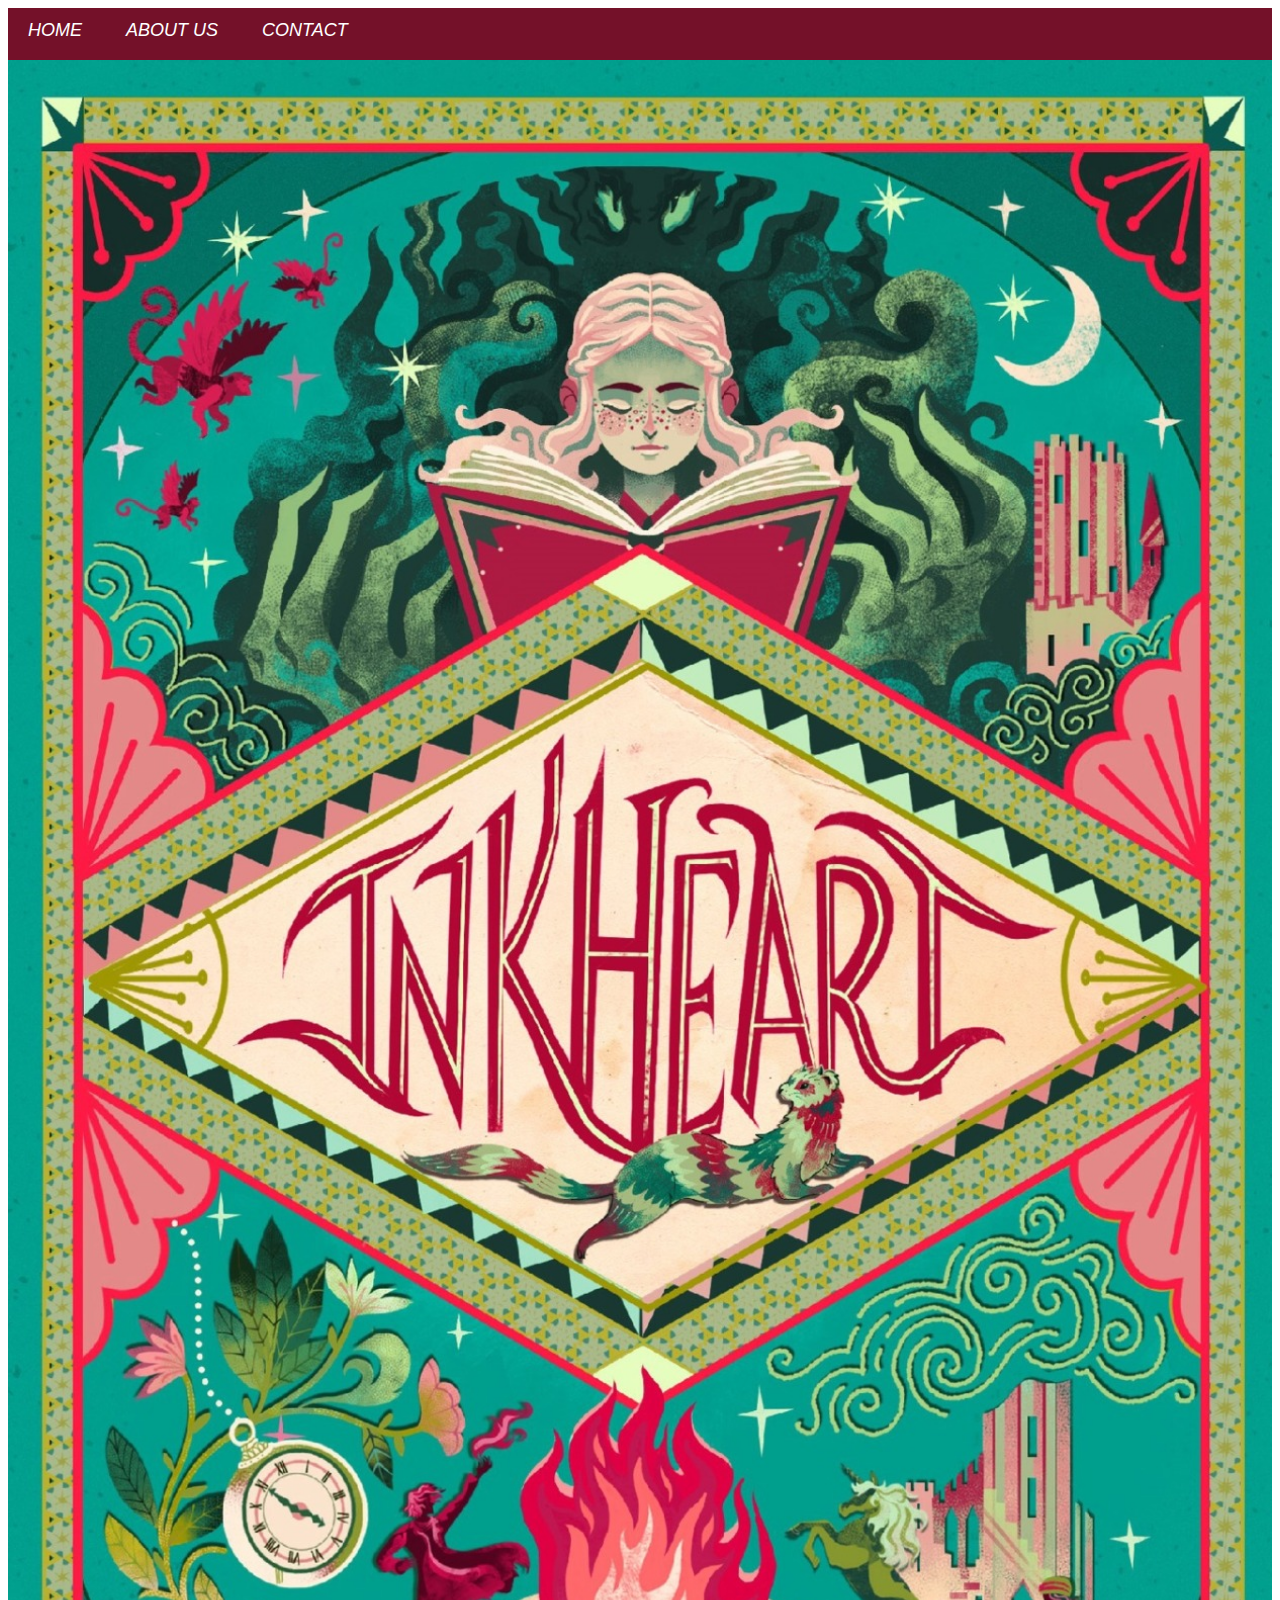
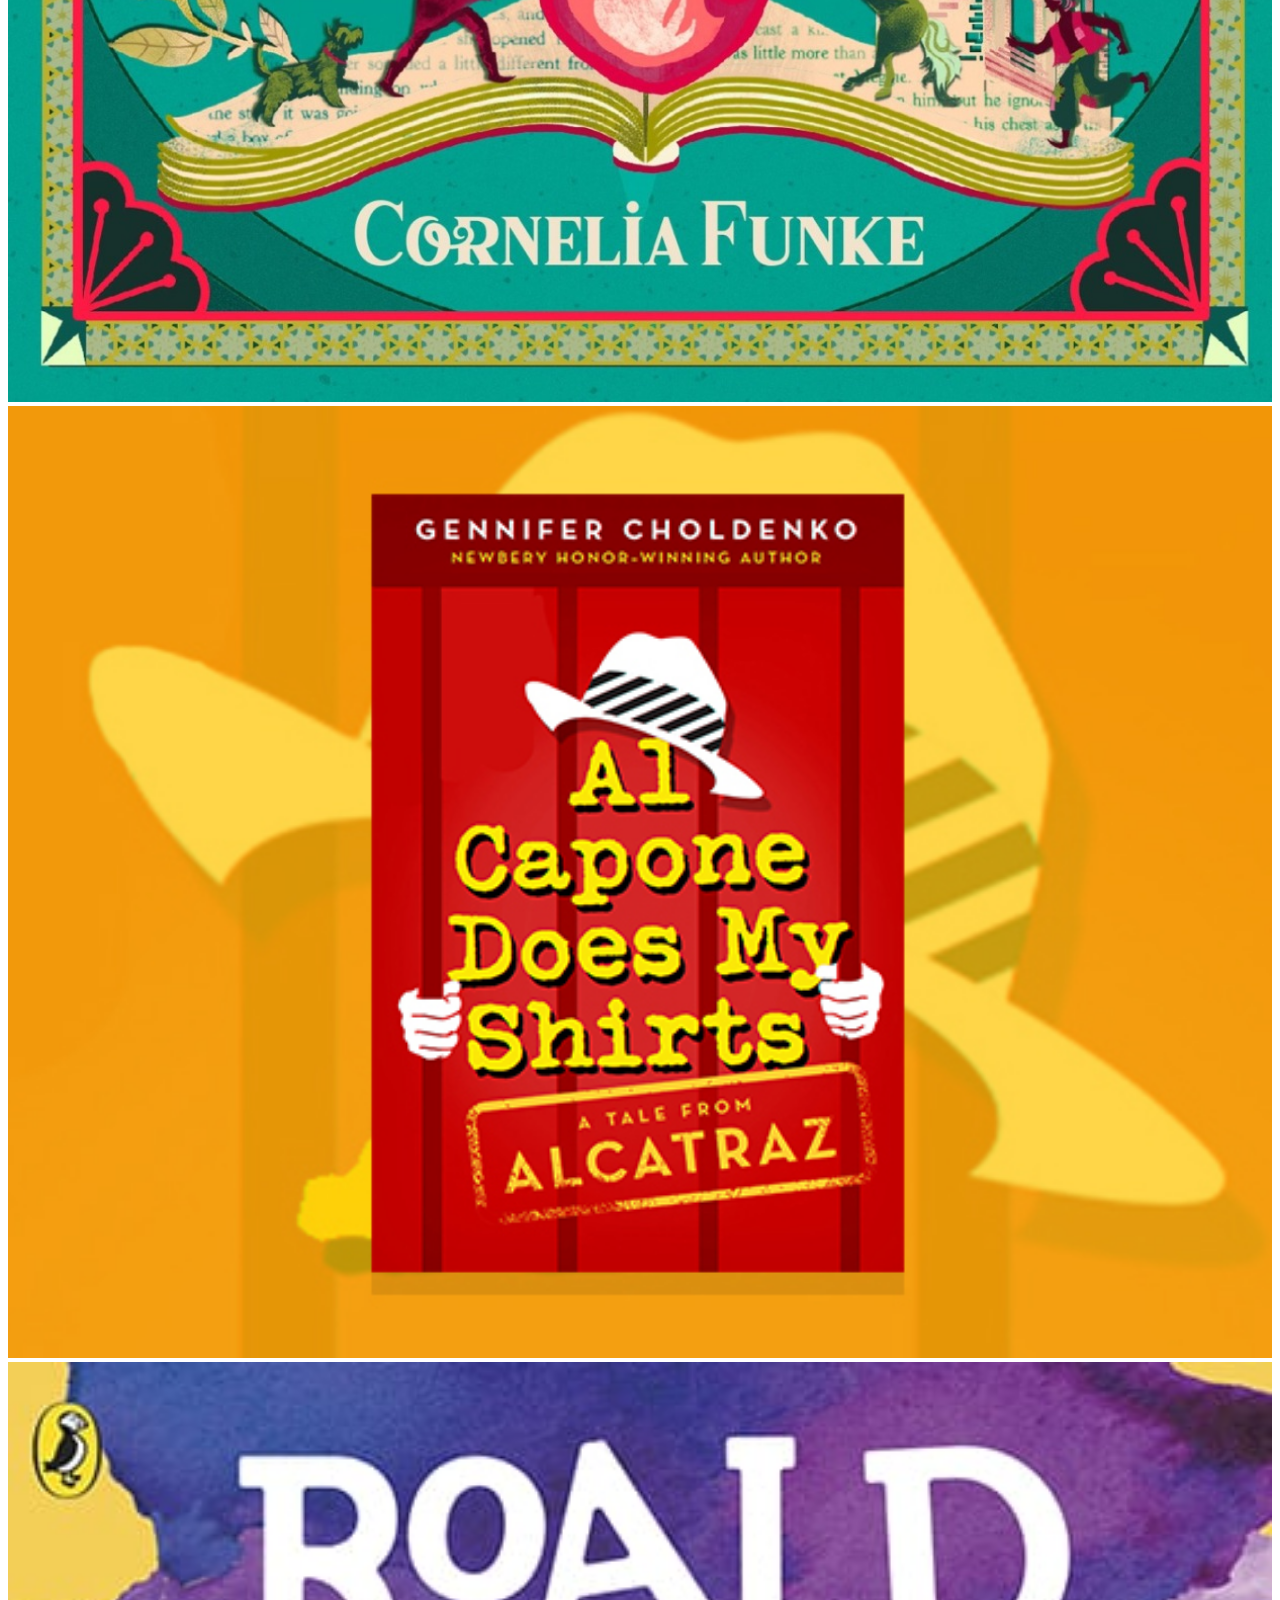
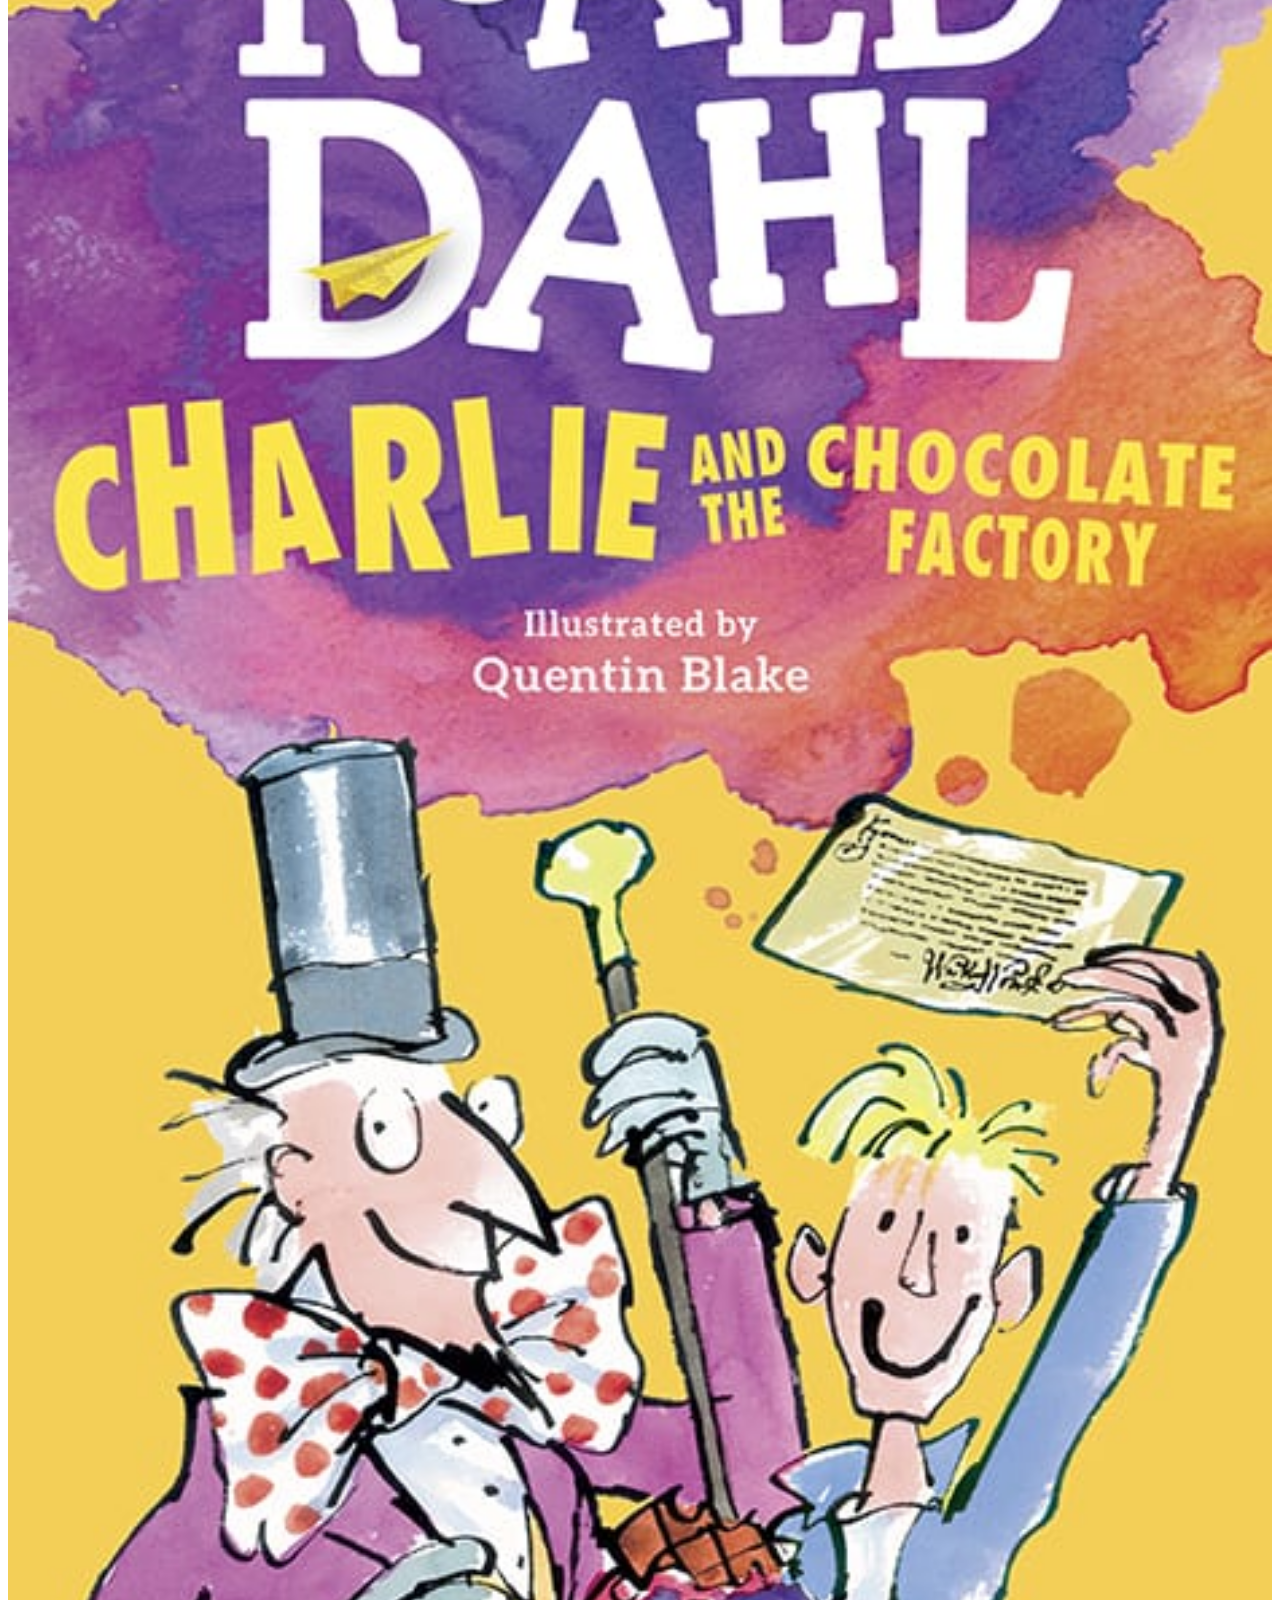
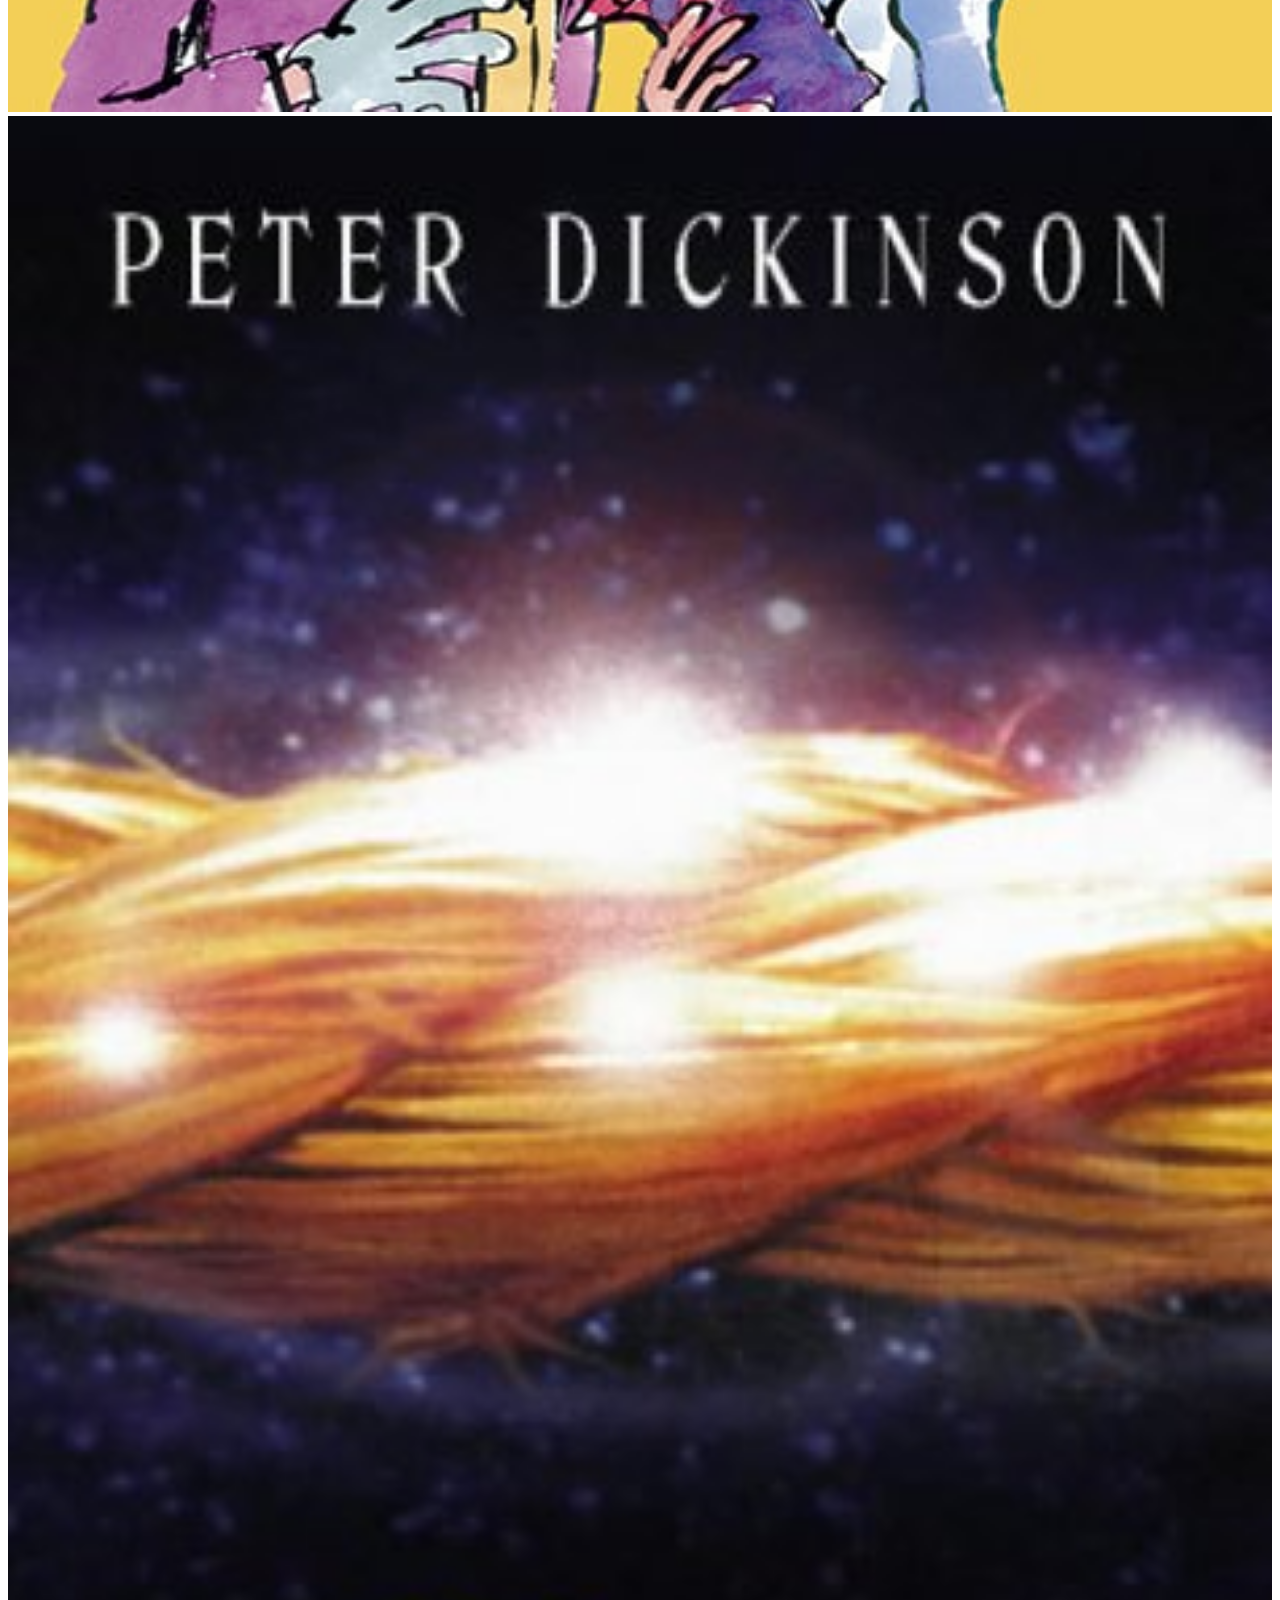
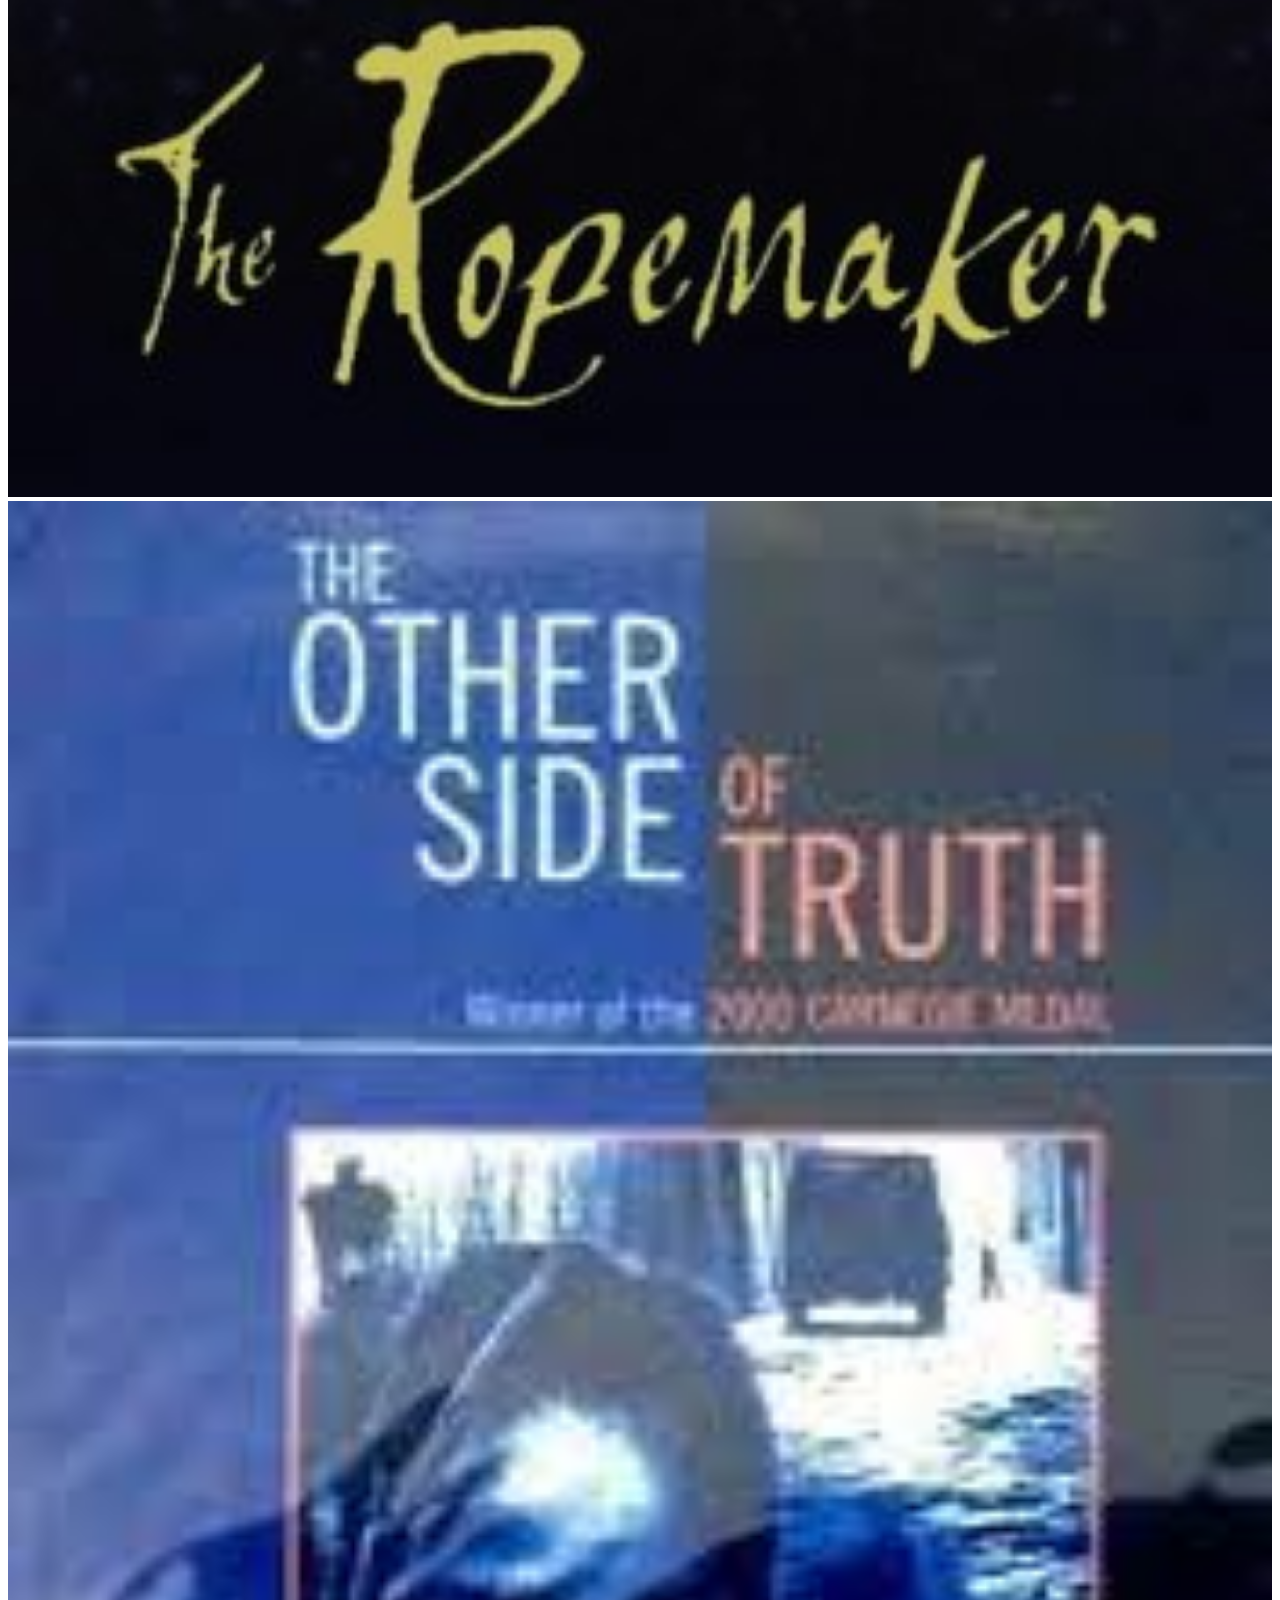
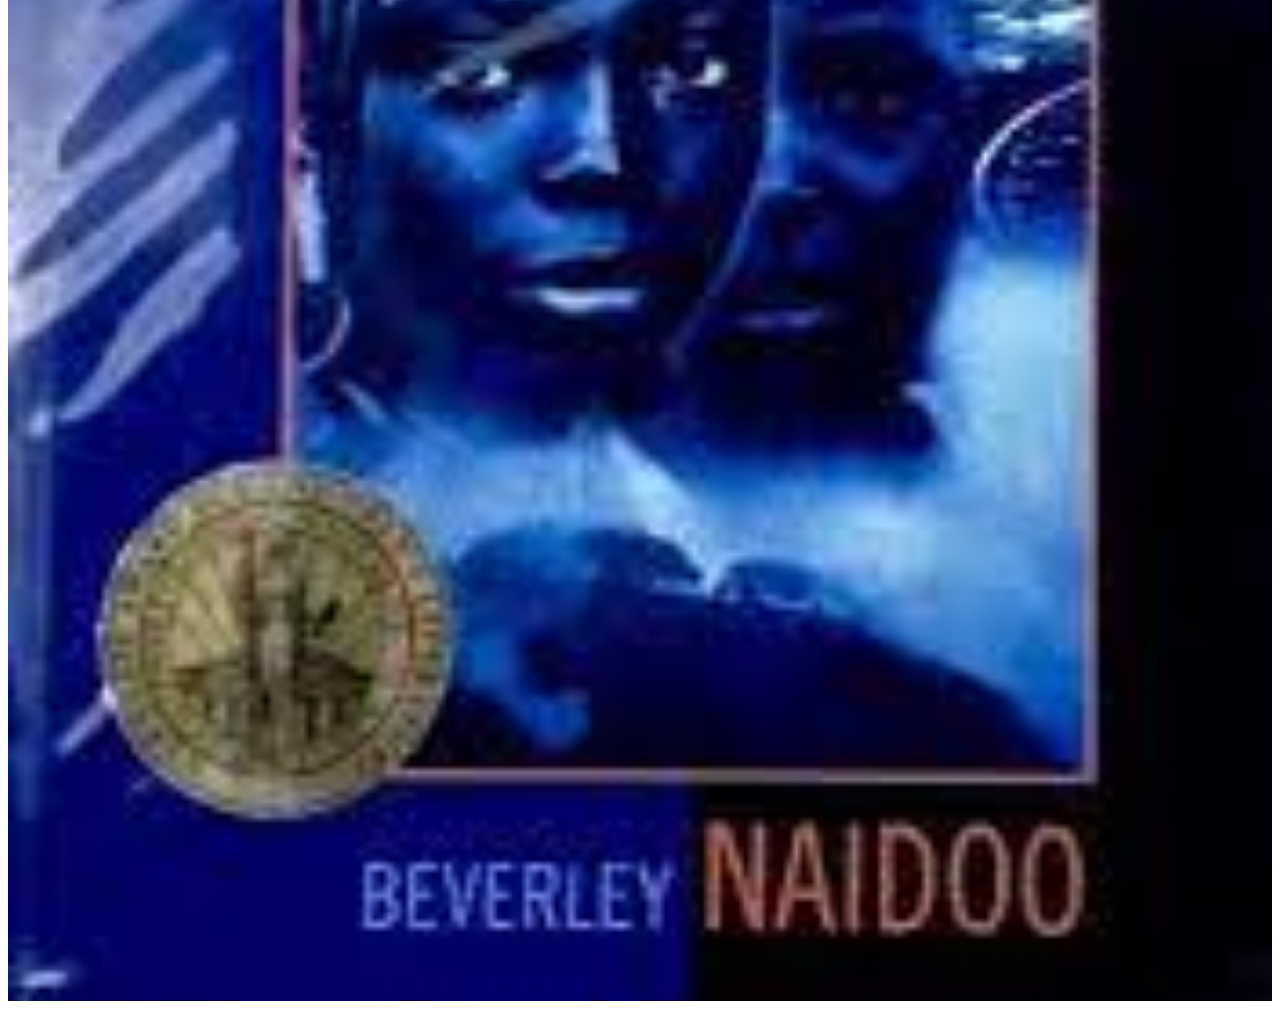
<file: index.html>
<!DOCTYPE html>
<html>
      <head>
            <link rel="stylesheet" href="style.css">
      </head>
      <body>
        <div id="menu">
            <a href="index.html">HOME</a>
            <a href="about.html">ABOUT US</a>
            <a href="contact.html">CONTACT</a>
       </div>
           <div class="gallery">
                <a href="Inkheart.html"><img src="Images/Inkheart.jpg"/></a>
                <a href="AlCaponeDoesMyShirts.html"><img src="Images/capone.jpg"/></a>
                <a href="CharlieChocFactory.html"><img src="Images/charlie.jpg"/></a>
                <a href="TheRopemaker.html"><img src="Images/ropemaker.jpg"/></a>
                <a href="TheOtherSideOfTheTruth.html"><img src="Images/truth.jpg"/></a>
           </div>
      </body>
</html>
</file>
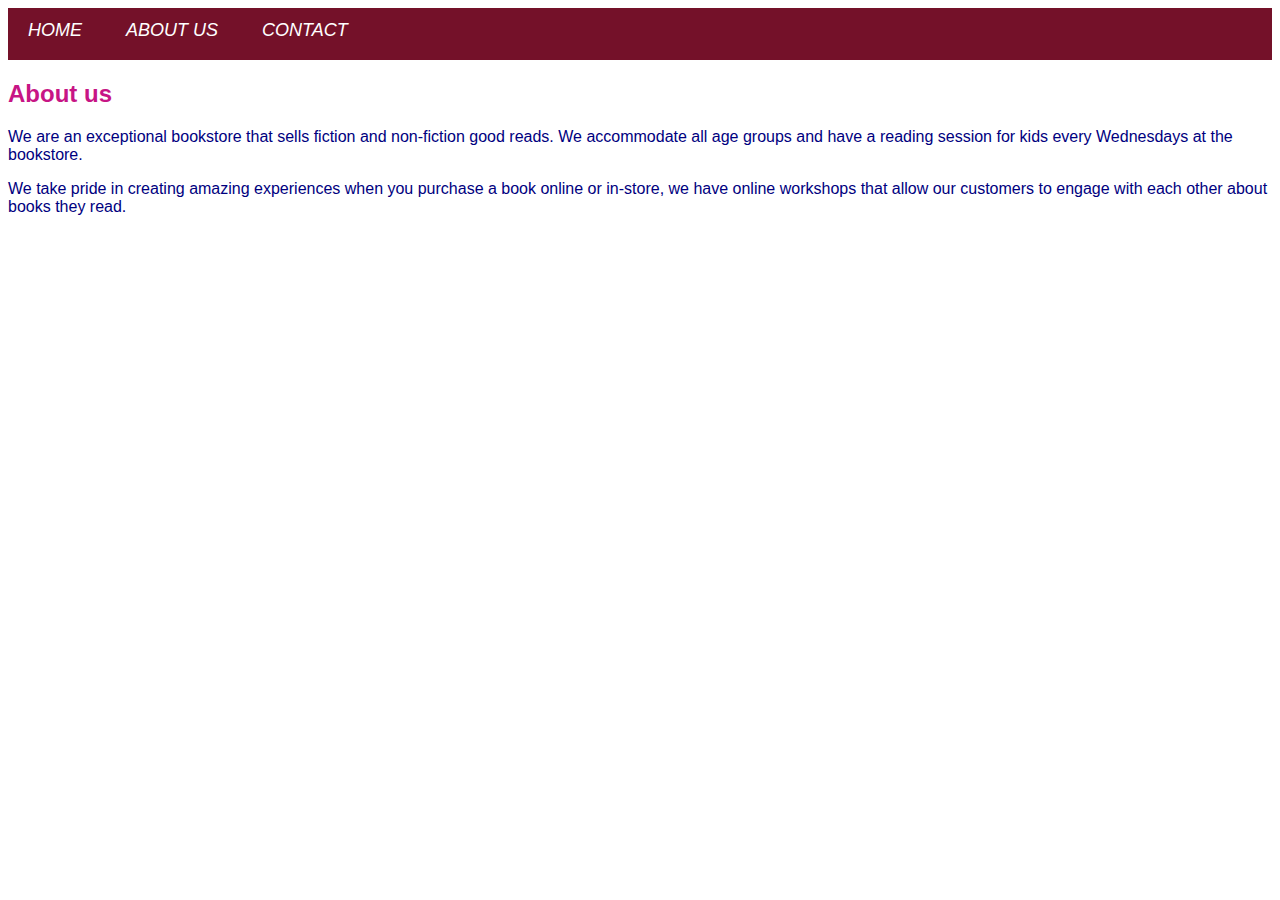
<file: about.html>
<!DOCTYPE html>
<html>
    <head>
        <link rel="stylesheet" href="style.css">
    </head>
    <body>
        <div id="menu">
            <a href="index.html">HOME</a>
            <a href="about.html">ABOUT US</a>
            <a href="contact.html">CONTACT</a>
        </div>
        <h2>About us</h2>
        <p>We are an exceptional bookstore that sells fiction and non-fiction good reads. We accommodate all age groups and have a reading session for kids every Wednesdays at the bookstore.</p>
        <p>We take pride in creating amazing experiences when you purchase a book online or in-store, we have online workshops that allow our customers to engage with each other about books they read.</p> 
    </body>
</html>
</file>
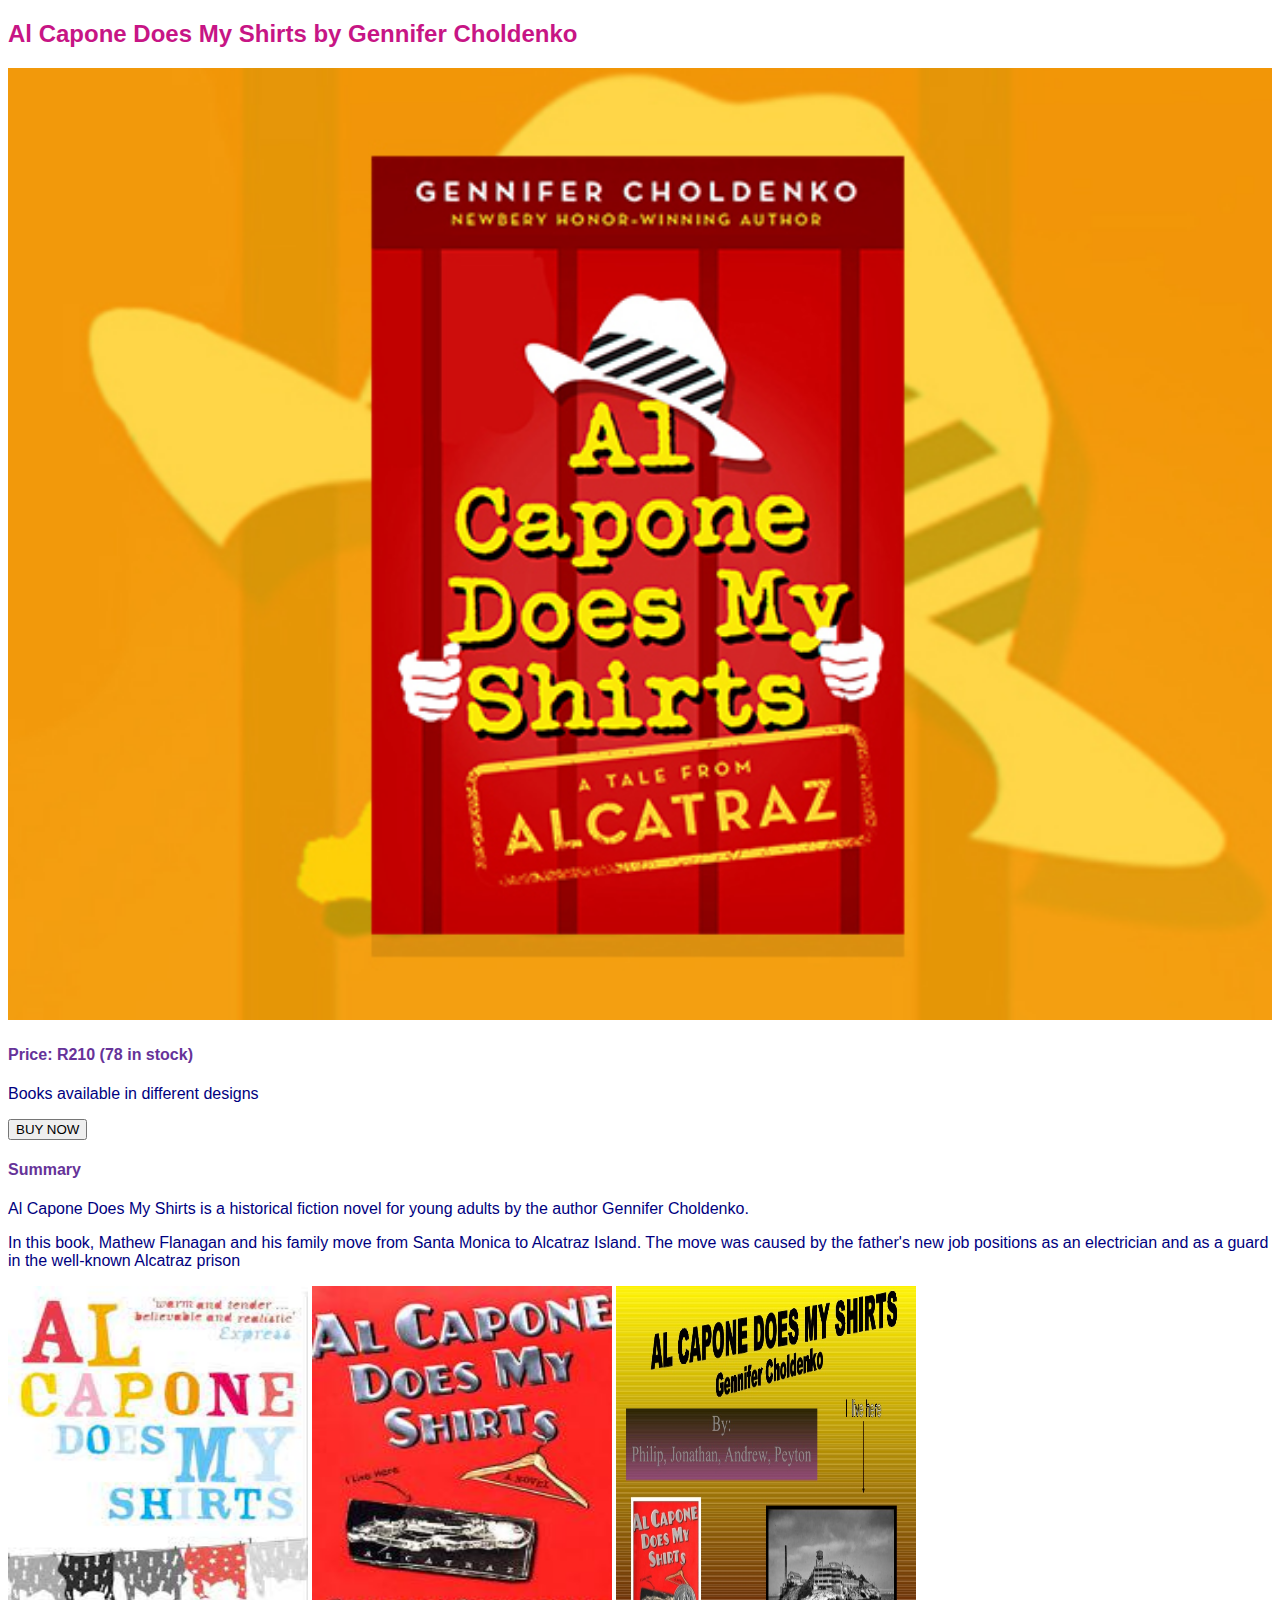
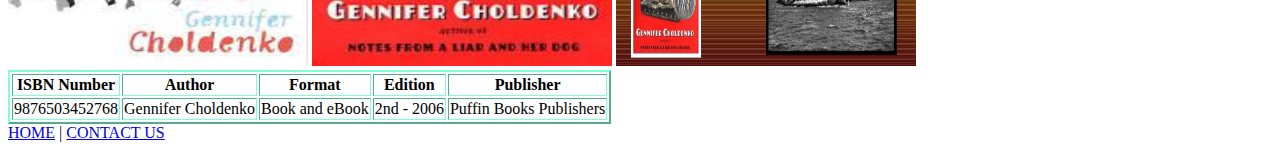
<file: AlCaponeDoesMyShirts.html>
<!DOCTYPE html>
<html>
      <head> 
           <link rel="stylesheet" href="style.css"> 
       </head>
 
       <body> 
          <h2>Al Capone Does My Shirts by Gennifer Choldenko</h2>
          <div class="gallery"> 
              <img src="Images/capone.jpg"> 
          </div> 

          <h4>Price: R210 (78 in stock)</h4>
          <p>Books available in different designs</p>
          <input type="submit" value="BUY NOW" />
          <h4>Summary</h4> 
          <p>Al Capone Does My Shirts is a historical fiction novel for young adults by the author Gennifer Choldenko.</p>
          <p>In this book, Mathew Flanagan and his family move from Santa Monica to Alcatraz Island. The move was caused by the father's new job positions as an electrician and as a guard in the well-known Alcatraz prison </p>
          
          <img src="Images/capone1.jpg" width="300" height="380">
          <img src="Images/capone2.jpg" width="300" height="380">
          <img src="Images/capone3.jpg" width="300" height="380">
          
          <table border="2">
            <tr>
                <th>ISBN Number</th>
                <th>Author</th>
                <th>Format</th>
                <th>Edition</th>
                <th>Publisher</th>
             </tr>
             
             <tr>
                 <td>9876503452768</td>
                 <td>Gennifer Choldenko</td>
                 <td>Book and eBook</td>
                 <td>2nd - 2006</td>
                 <td>Puffin Books Publishers</td>
              </tr>
       </table>  
       <a href="index.html">HOME</a> | <a href="contact.html">CONTACT US</a> 
          
      </body>
</html>
</file>
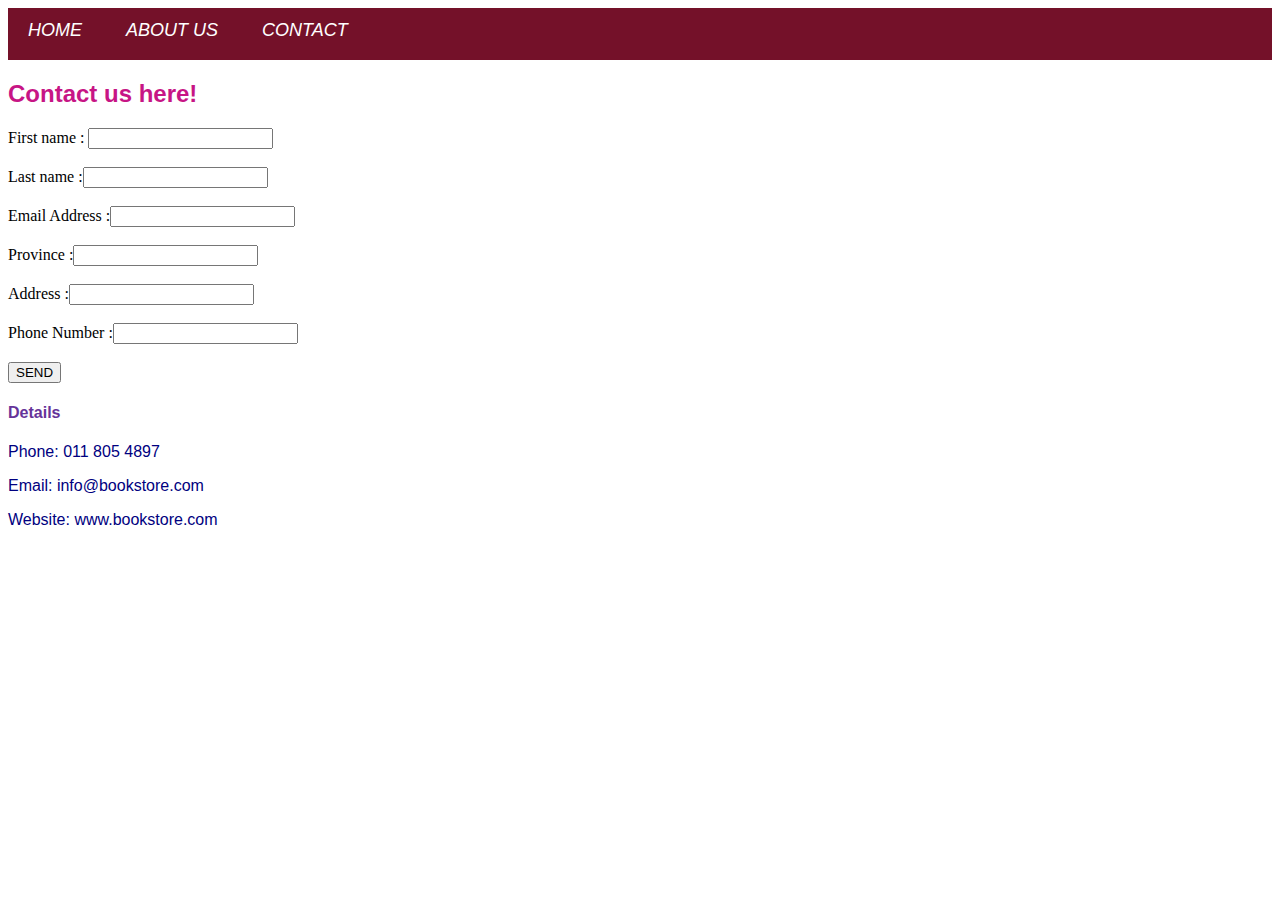
<file: contact.html>
<!DOCTYPE html>
<html>
    <head>
        <link rel="stylesheet" href="style.css">
    </head>
    <body>
        <div id="menu">
            <a href="index.html">HOME</a>
            <a href="about.html">ABOUT US</a>
            <a href="contact.html">CONTACT</a>
            <br/><br/>
        </div>

            <h2>Contact us here!</h2>
       
        <form>
            <label for="firstname">First name : </label><input type="text" id="firstname"/>
            <br/><br/>
            <label for="lastname">Last name :</label><input type="text" id="lastname"/>
            <br/><br/>
            <label for="email">Email Address :</label><input type="text" id="Email"/>
            <br/><br/>
            <label for="province">Province :</label><input type="text" id="Province"/>
            <br/><br/>
            <label for="Address">Address :</label><input type="text" id="Address"/>
            <br/><br/>
            <label for="Phone Number">Phone Number :</label><input type="text" id="Phone Number" />
            <br/><br/>
            <input type="submit" value="SEND" />
        </form>   
    <h4>Details</h4>
    <p>Phone: 011 805 4897</p>
    <p>Email: info@bookstore.com</p>
    <p>Website: www.bookstore.com</p>

    </body>
</html>
</file>
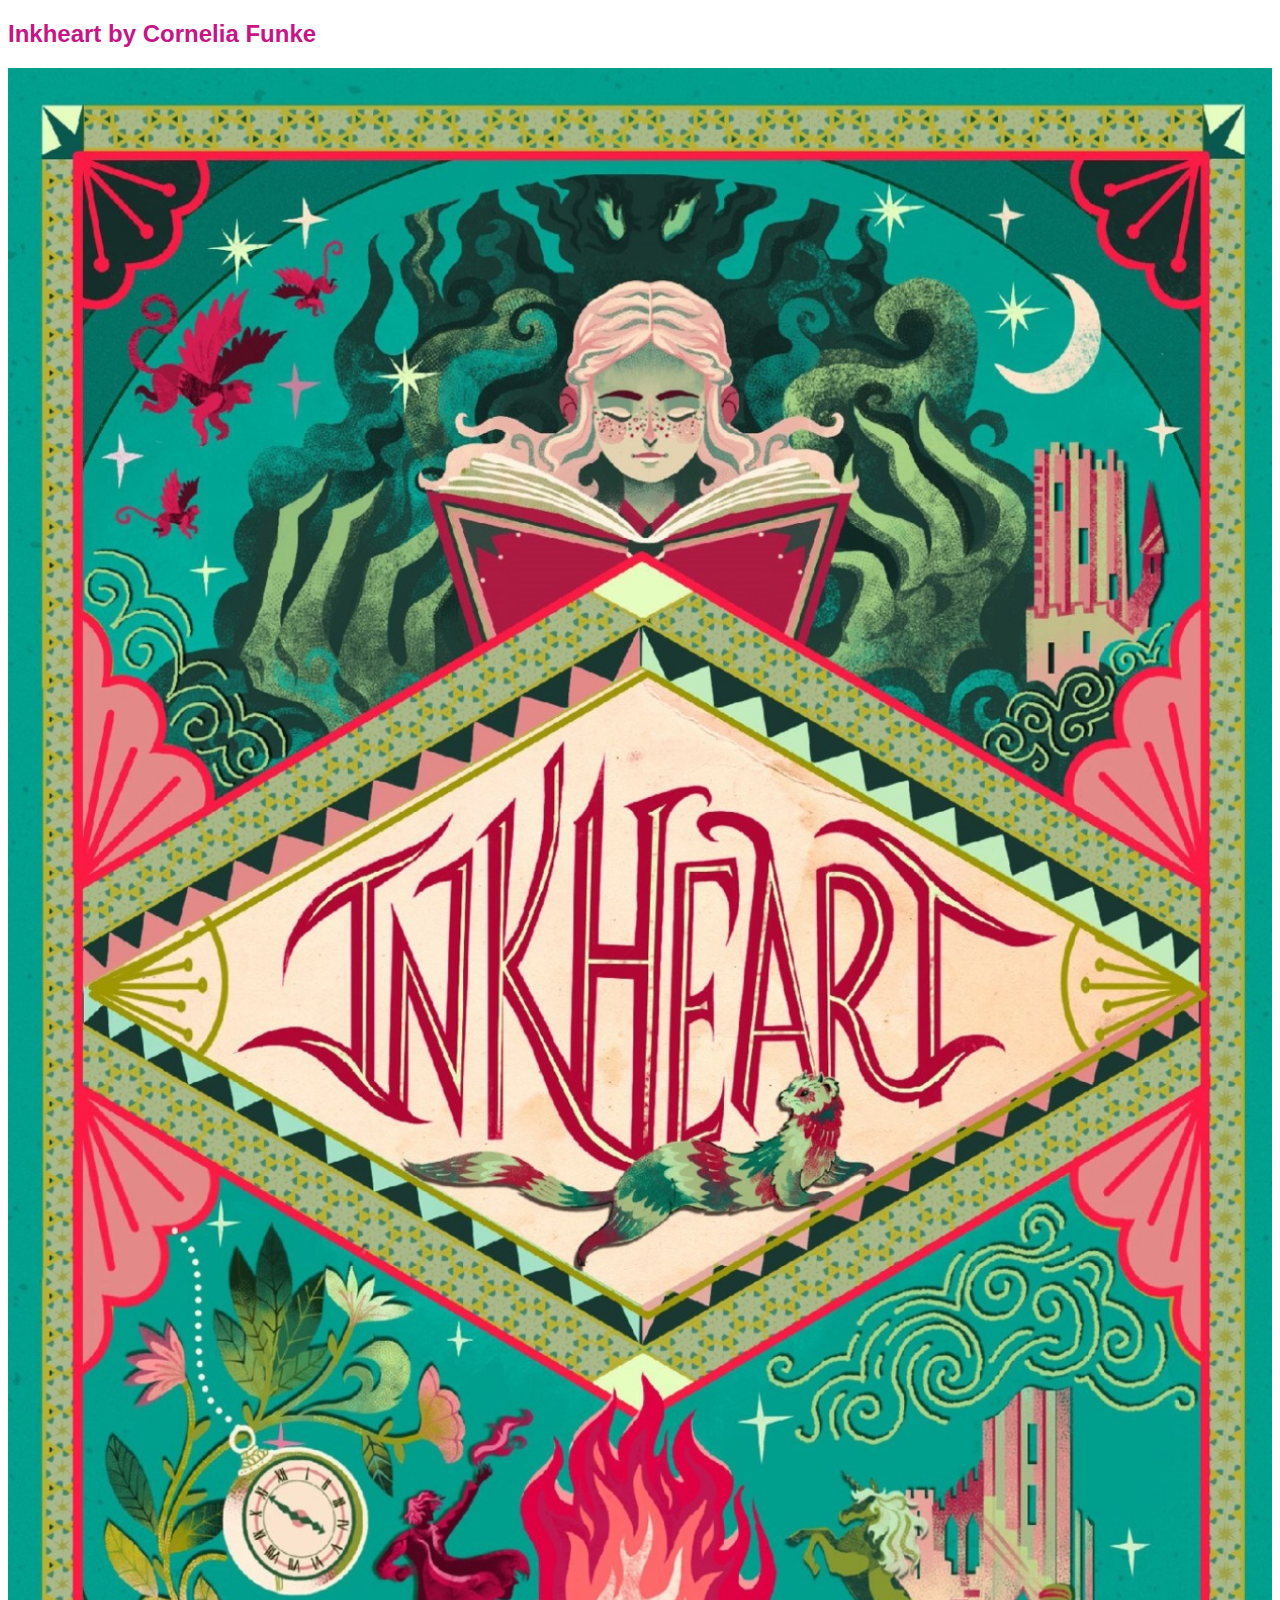
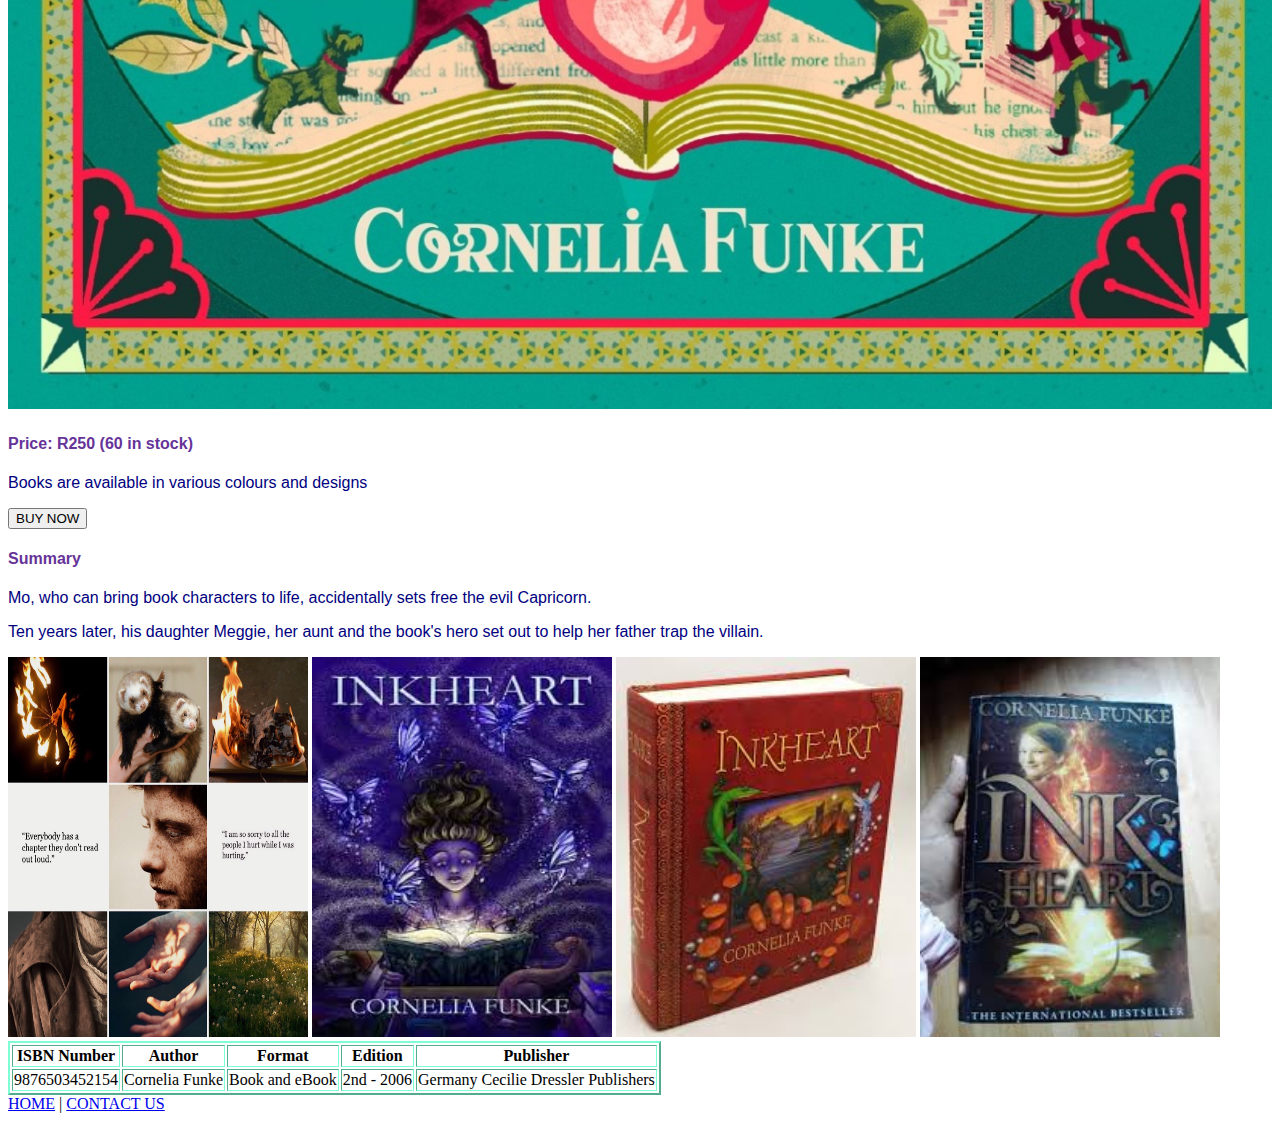
<file: Inkheart.html>
<!DOCTYPE html>
<html>
      <head> 
           <link rel="stylesheet" href="style.css"> 
       </head>
 
       <body> 
          <h2>Inkheart by Cornelia Funke</h2>
          <div class="gallery"> 
              <img src="Images/Inkheart.jpg"> 
          </div> 

          <h4>Price: R250 (60 in stock)</h4>
          <p>Books are available in various colours and designs</p>
          <input type="submit" value="BUY NOW" />
          <h4>Summary</h4> 
          <p>Mo, who can bring book characters to life, accidentally sets free the evil Capricorn.</p> 
          <p>Ten years later, his daughter Meggie, her aunt and the book's hero set out to help her father trap the villain.</p>
          
          <img src="Images/Inkheart1.jpg" width="300" height="380">
          <img src="Images/Inkheart2.jpg" width="300" height="380">
          <img src="Images/inkheart3.jpg" width="300" height="380">
          <img src="Images/inkheart4.jpg" width="300" height="380">
          
          <table border="2">
            <tr>
                <th>ISBN Number</th>
                <th>Author</th>
                <th>Format</th>
                <th>Edition</th>
                <th>Publisher</th>
             </tr>
             
             <tr>
                 <td>9876503452154</td>
                 <td>Cornelia Funke</td>
                 <td>Book and eBook</td>
                 <td>2nd - 2006</td>
                 <td>Germany Cecilie Dressler Publishers</td>
              </tr>
       </table>    
       <a href="index.html">HOME</a> | <a href="contact.html">CONTACT US</a>
      </body>
</html>
</file>
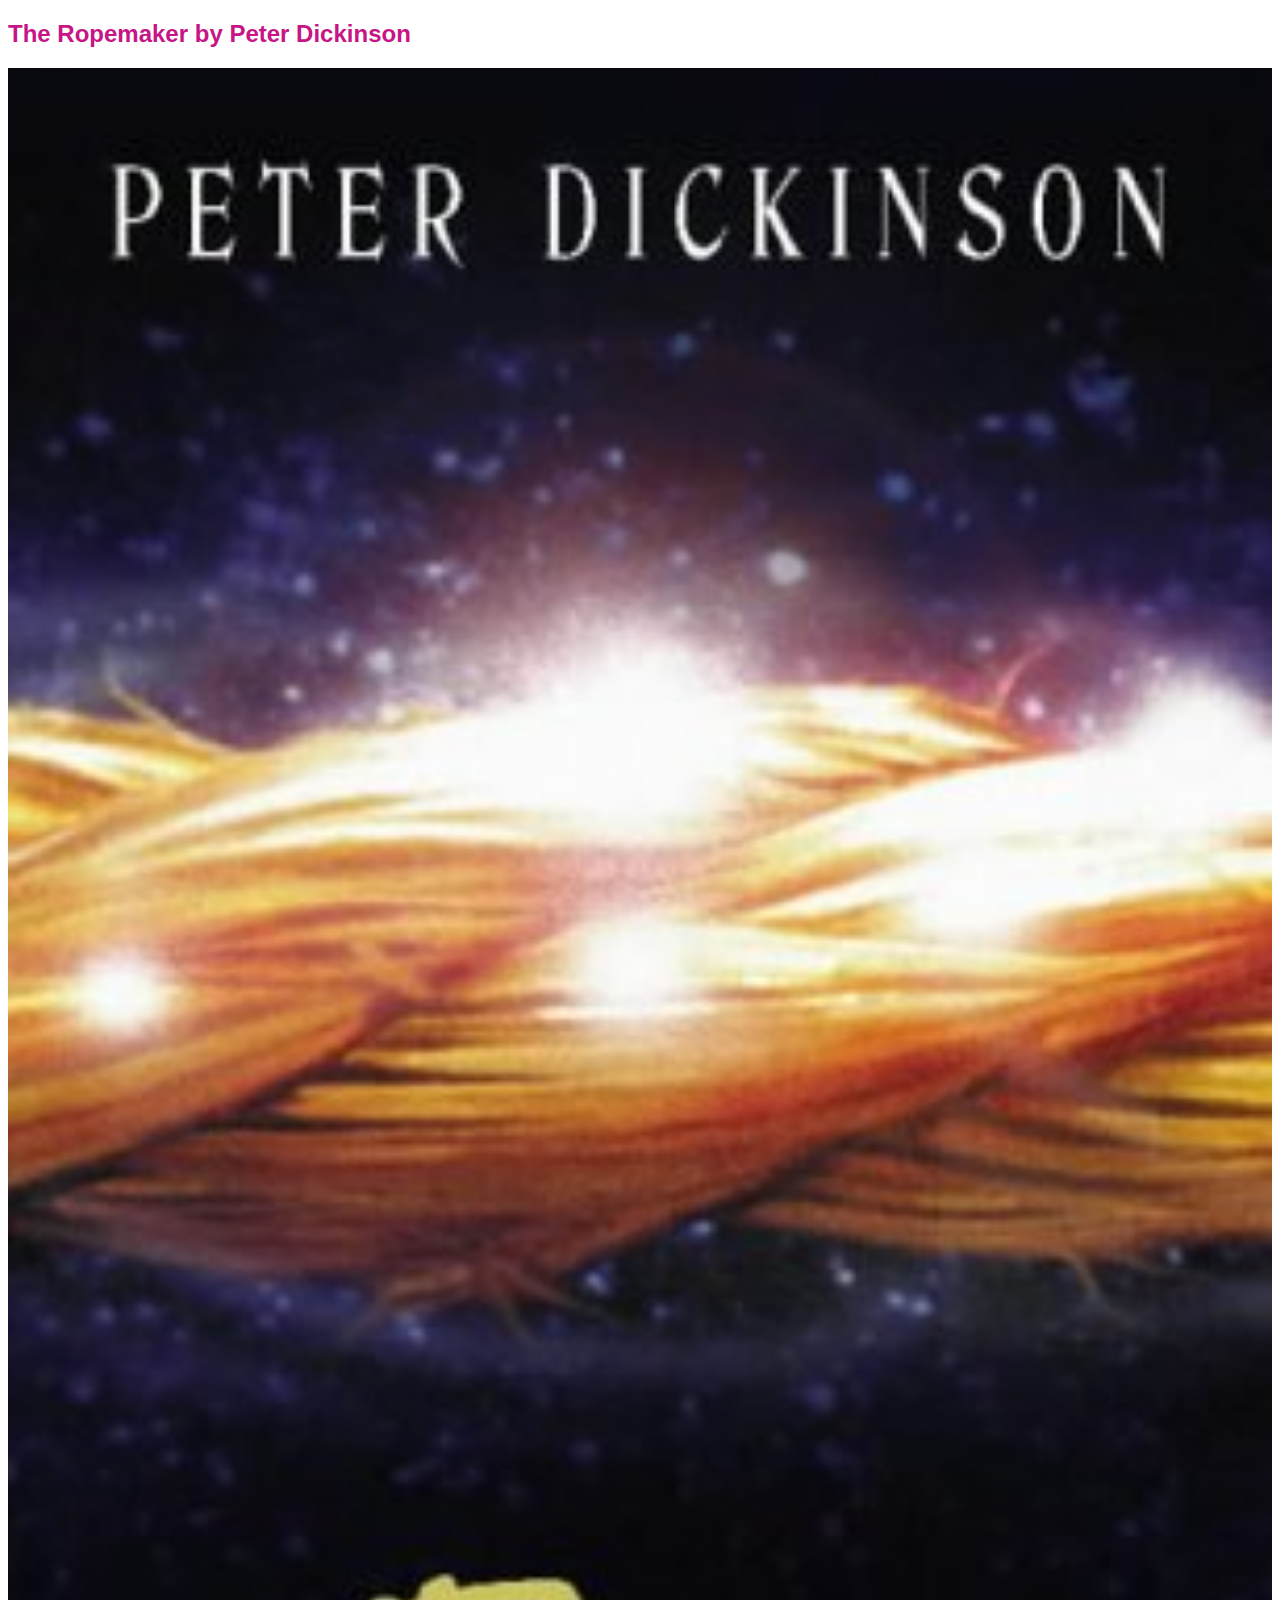
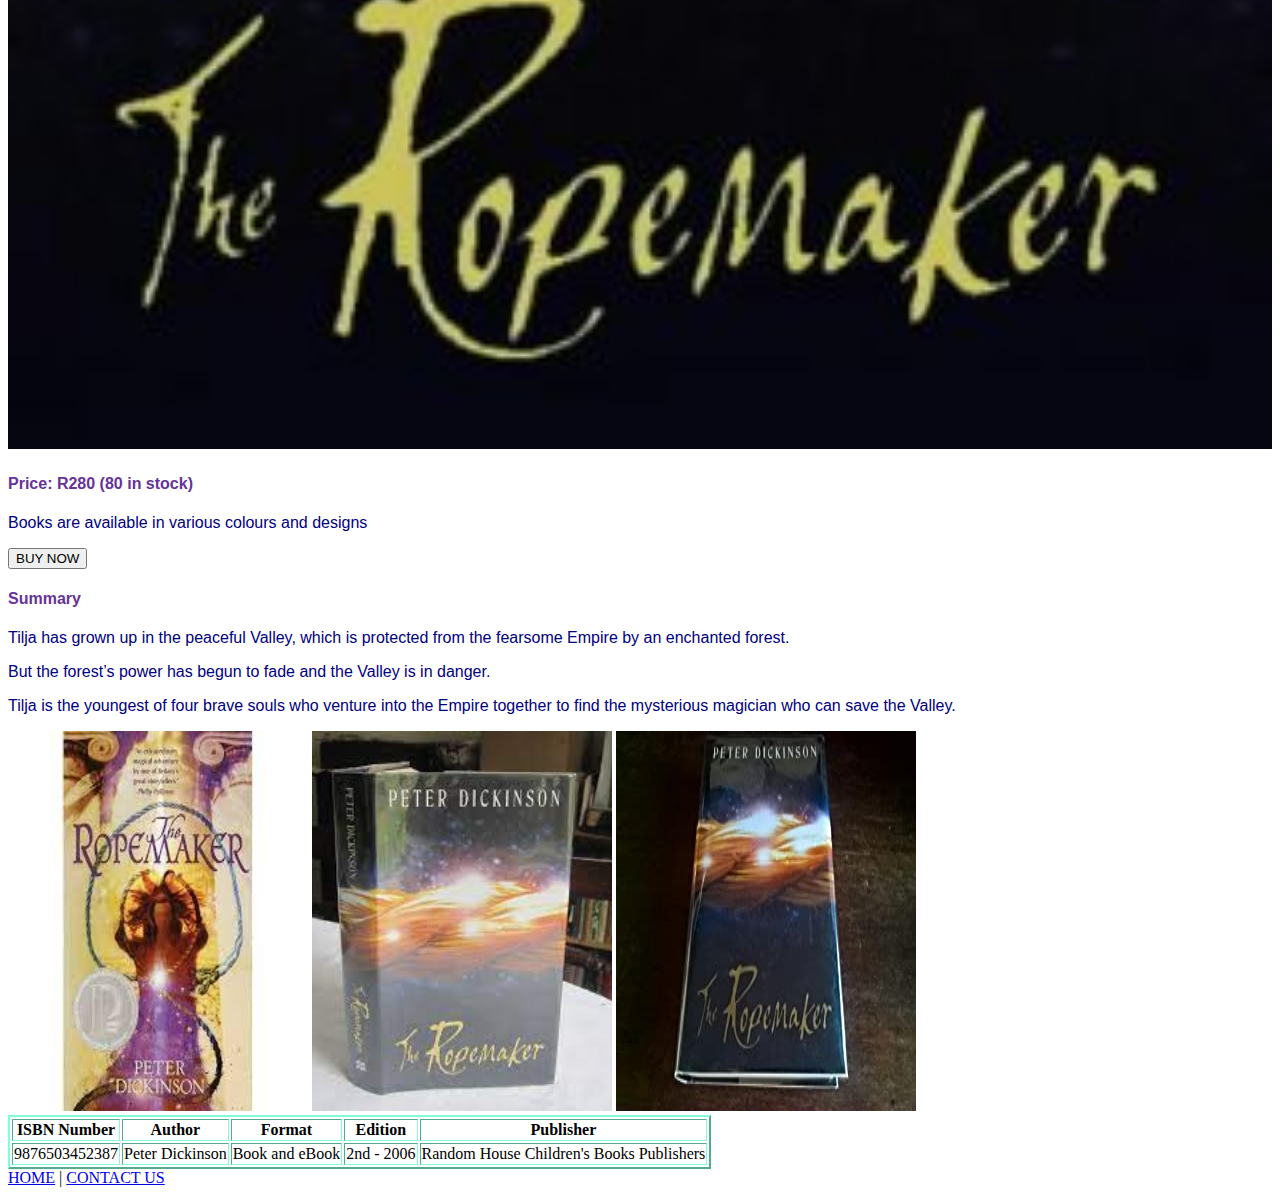
<file: TheRopemaker.html>
<!DOCTYPE html>
<html>
      <head> 
           <link rel="stylesheet" href="style.css"> 
       </head>
 
       <body> 
          <h2>The Ropemaker by Peter Dickinson</h2>
          <div class="gallery"> 
              <img src="Images/ropemaker.jpg"> 
          </div> 

          <h4>Price: R280 (80 in stock)</h4>
          <p>Books are available in various colours and designs</p>
          <input type="submit" value="BUY NOW" />
          <h4>Summary</h4> 
          <p>Tilja has grown up in the peaceful Valley, which is protected from the fearsome Empire by an enchanted forest.</p>
          <P>But the forest’s power has begun to fade and the Valley is in danger. </P>
          <p>Tilja is the youngest of four brave souls who venture into the Empire together to find the mysterious magician who can save the Valley.</p>
          
          <img src="Images/ropemaker1.jpg" width="300" height="380">
          <img src="Images/ropemaker2.jpg" width="300" height="380">
          <img src="Images/ropemaker3.jpg" width="300" height="380">
          
          <table border="2">
            <tr>
                <th>ISBN Number</th>
                <th>Author</th>
                <th>Format</th>
                <th>Edition</th>
                <th>Publisher</th>
             </tr>
             
             <tr>
                 <td>9876503452387</td>
                 <td>Peter Dickinson</td>
                 <td>Book and eBook</td>
                 <td>2nd - 2006</td>
                 <td>Random House Children's Books Publishers</td>
              </tr>
       </table>    
       <a href="index.html">HOME</a> | <a href="contact.html">CONTACT US</a>
      </body>
</html>
</file>
<file: style.css>
.gallery img{
    width: 100%;
}

#menu{
    width:100%;
    height:40px;
    background-color: rgb(116, 17, 41);
    padding-top: 12px;
}

#menu a{
    color:#ffffff;
    font-family: Helvetica, sans-serif;
    font-size: 18px;
    text-decoration:none;
    font-weight: 800px;
    font-style: oblique;
    padding-left: 20px;
    padding-right: 20px;
}

#menu a:hover{
     color: #0aa39c;
}
table{
    border-color: aquamarine;
}

h4{
    font-weight: bold;
    font-family: Verdana, Geneva, Tahoma, sans-serif;
    font-style: initial;
    color: rebeccapurple;
}

h2{
    font-weight: 600;
    font-family: 'Franklin Gothic Medium', 'Arial Narrow', Arial, sans-serif;
    font-style: initial;
    color: mediumvioletred;
}

p{
    font-style: unset;
    font-family: sans-serif;
    color: navy;
}
</file>
